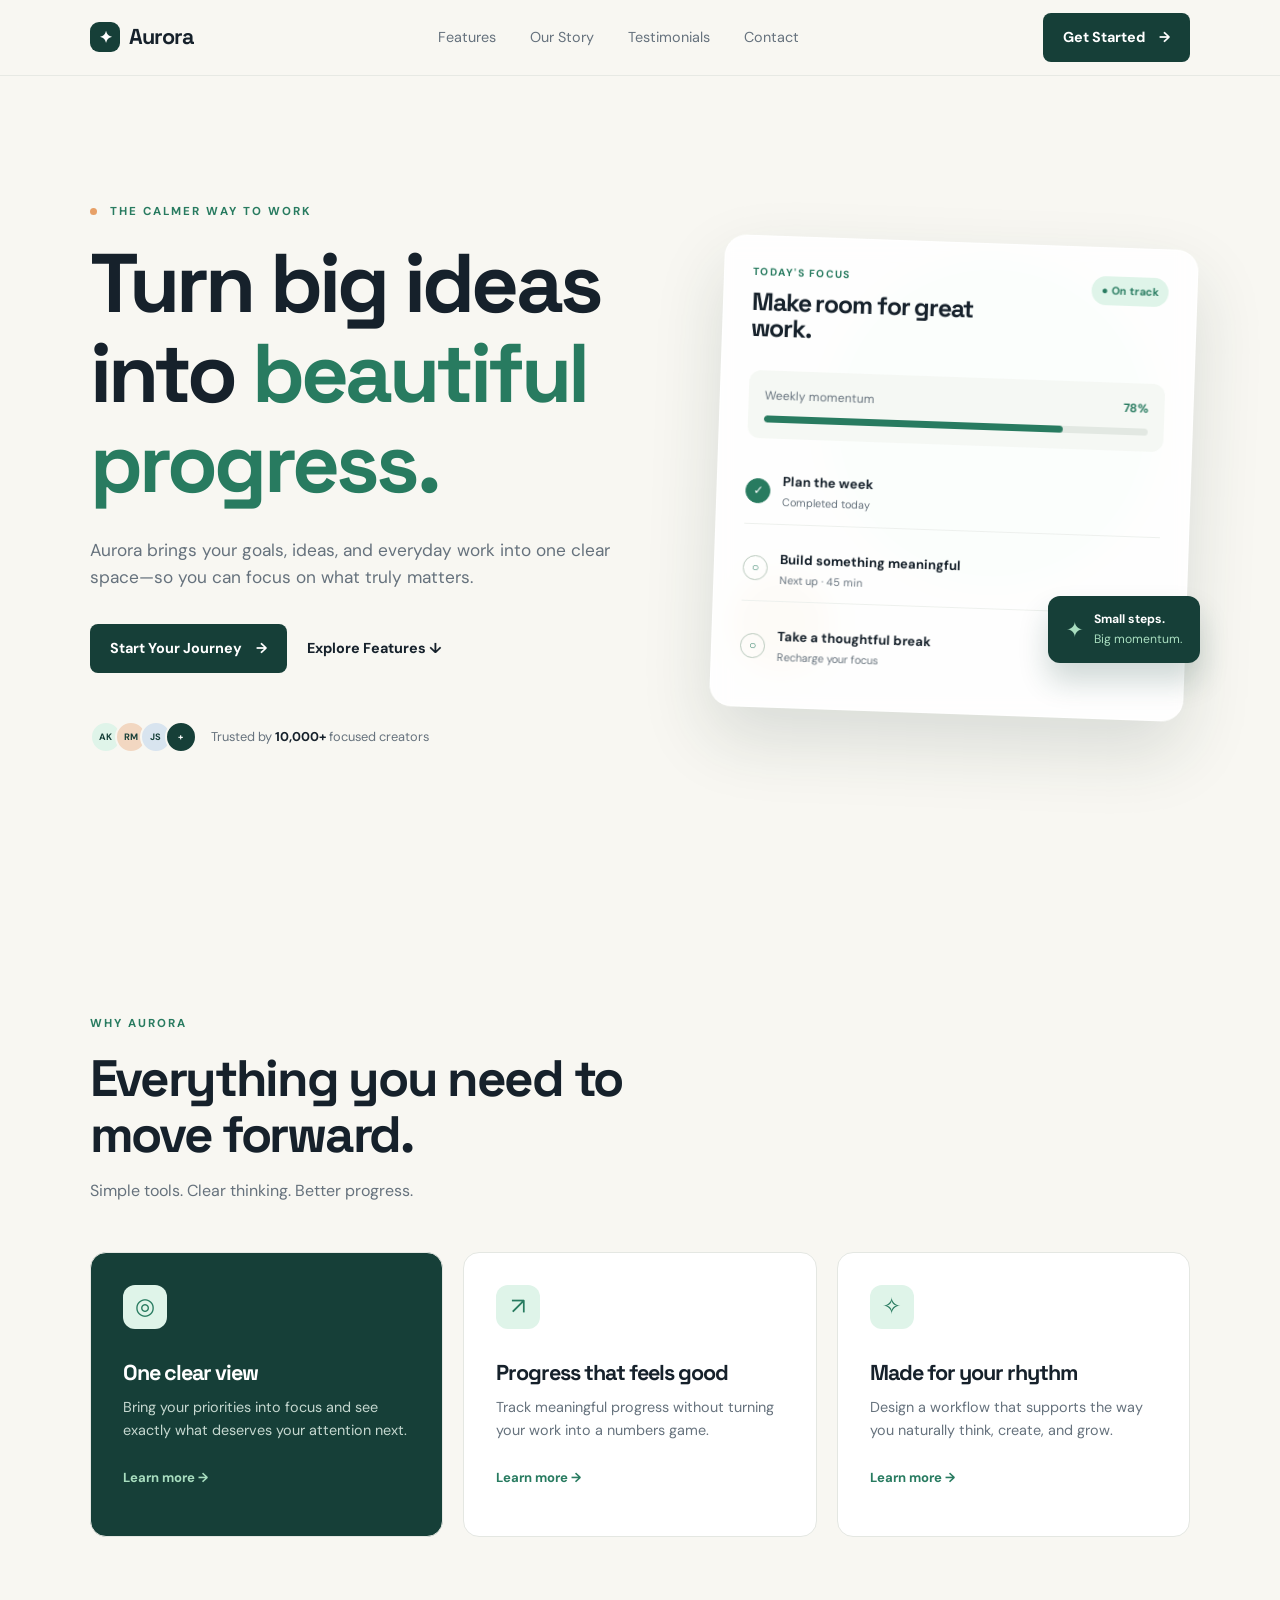
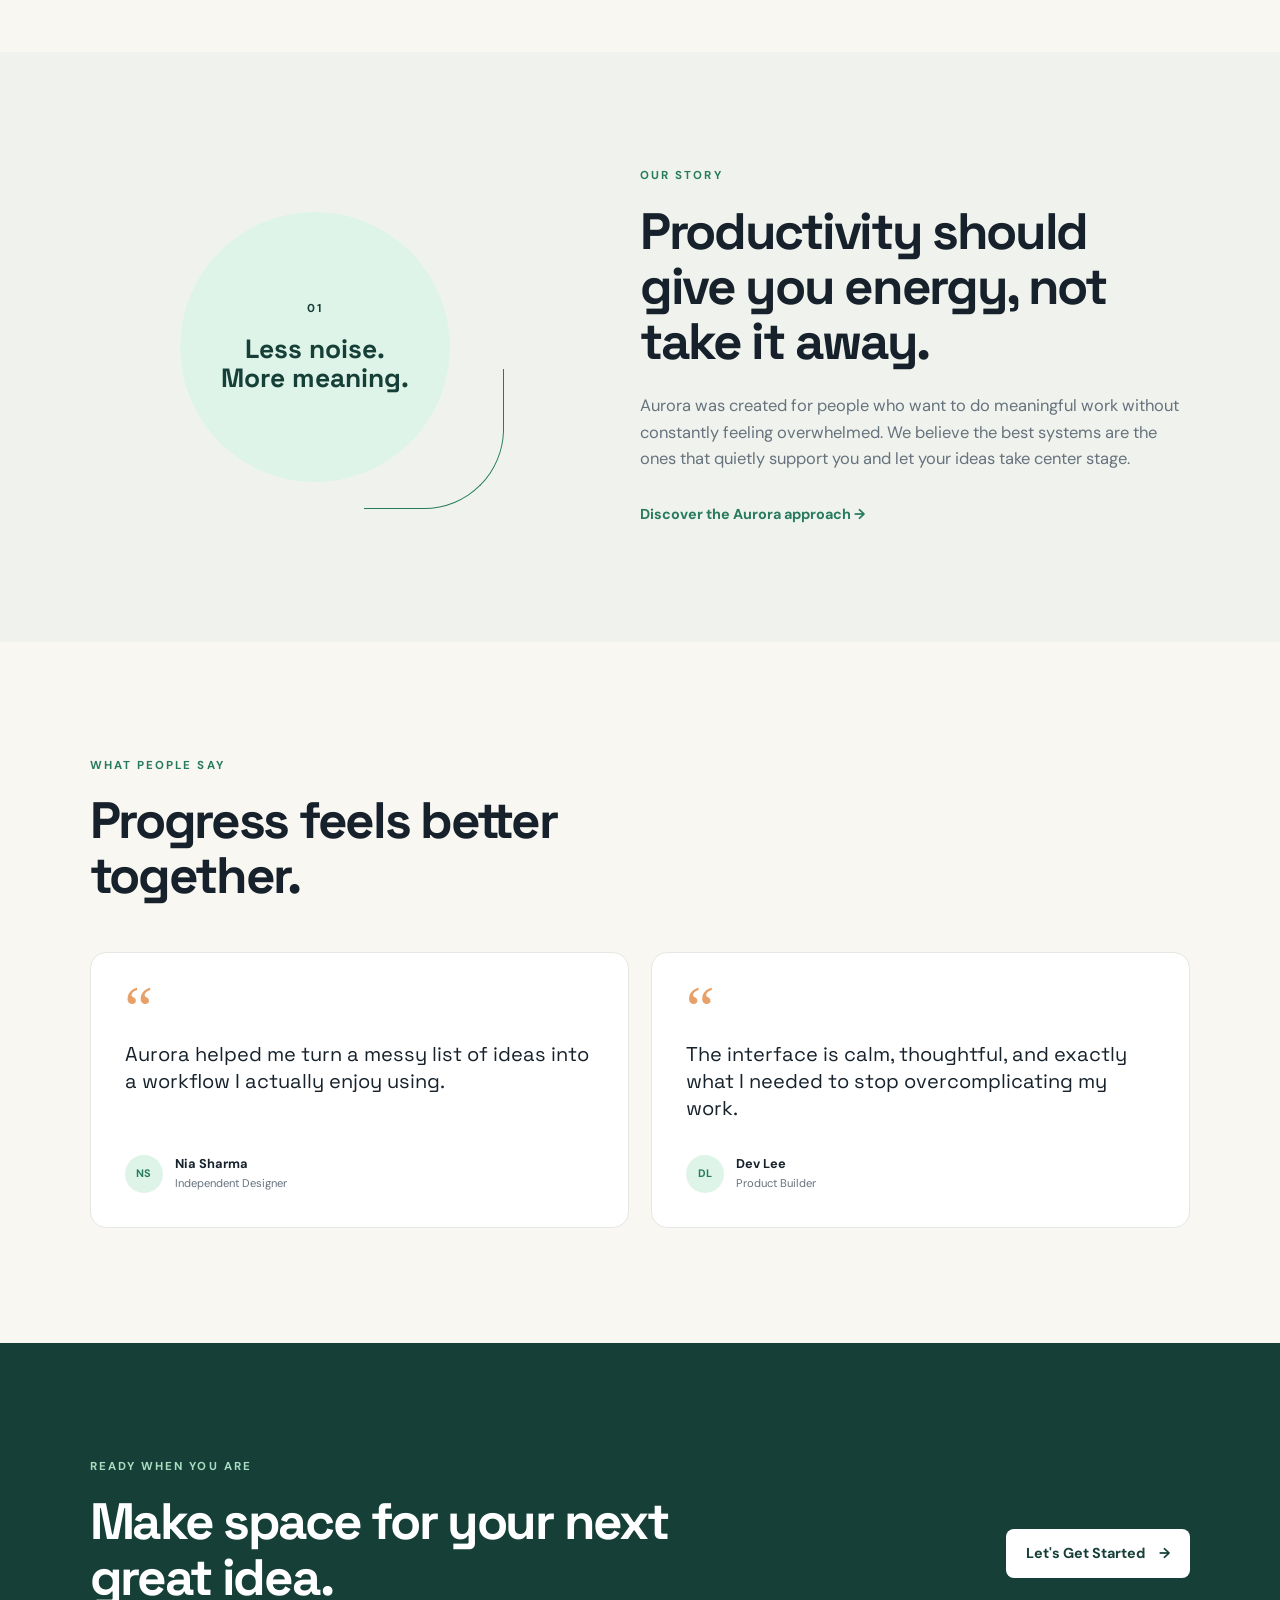
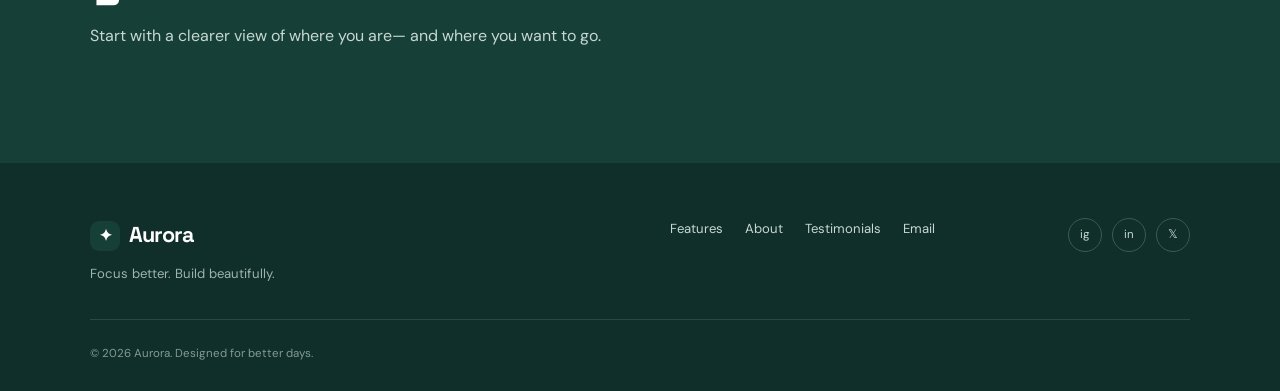
<file: WebDev-L1-Landing Page/index.html>
<!DOCTYPE html>
<html lang="en">
<head>
    <meta charset="UTF-8">
    <meta name="viewport" content="width=device-width, initial-scale=1.0">

    <meta name="description"
        content="Aurora — a clean, modern productivity workspace for focused teams.">

    <title>Aurora | Focus Better. Build Faster.</title>

    <!-- Google Fonts -->
    <link rel="preconnect" href="https://fonts.googleapis.com">
    <link rel="preconnect" href="https://fonts.gstatic.com" crossorigin>

    <link href="https://fonts.googleapis.com/css2?family=DM+Sans:wght@400;500;600;700&family=Space+Grotesk:wght@500;600;700&display=swap"
        rel="stylesheet">

    <!-- CSS File -->
    <link rel="stylesheet" href="style.css">
</head>

<body>


    <header class="navbar">

        <a href="#home" class="logo">
            <span class="logo-mark">✦</span>
            <span>Aurora</span>
        </a>

        <nav class="nav-links">
            <a href="#features">Features</a>
            <a href="#story">Our Story</a>
            <a href="#testimonials">Testimonials</a>
            <a href="#contact">Contact</a>
        </nav>

        <a href="#contact" class="nav-button">
            Get Started <span>→</span>
        </a>

    </header>


   

    <main>

        <section class="hero" id="home">

            <div class="hero-content">

                <p class="eyebrow">
                    <span class="eyebrow-dot"></span>
                    THE CALMER WAY TO WORK
                </p>

                <h1>
                    Turn big ideas into
                    <span>beautiful progress.</span>
                </h1>

                <p class="hero-text">
                    Aurora brings your goals, ideas, and everyday work into one
                    clear space—so you can focus on what truly matters.
                </p>

                <div class="hero-actions">

                    <a href="#contact" class="primary-button">
                        Start Your Journey <span>→</span>
                    </a>

                    <a href="#features" class="secondary-button">
                        Explore Features <span>↓</span>
                    </a>

                </div>


                <div class="trust-row">

                    <div class="avatars">
                        <span>AK</span>
                        <span>RM</span>
                        <span>JS</span>
                        <span>+</span>
                    </div>

                    <p>
                        Trusted by <strong>10,000+</strong>
                        focused creators
                    </p>

                </div>

            </div>


            <div class="hero-visual">

                <div class="orb orb-one"></div>
                <div class="orb orb-two"></div>

                <div class="dashboard-card">

                    <div class="dashboard-top">

                        <div>
                            <p class="mini-label">
                                TODAY'S FOCUS
                            </p>

                            <h3>
                                Make room for great work.
                            </h3>
                        </div>

                        <span class="status-pill">
                            ● On track
                        </span>

                    </div>


                    <div class="progress-box">

                        <div class="progress-header">
                            <span>Weekly momentum</span>
                            <strong>78%</strong>
                        </div>

                        <div class="progress-bar">
                            <span></span>
                        </div>

                    </div>


                    <div class="task-list">

                        <div class="task done">

                            <span class="check">✓</span>

                            <div>
                                <strong>Plan the week</strong>
                                <small>Completed today</small>
                            </div>

                        </div>


                        <div class="task">

                            <span class="check">○</span>

                            <div>
                                <strong>
                                    Build something meaningful
                                </strong>

                                <small>
                                    Next up · 45 min
                                </small>
                            </div>

                        </div>


                        <div class="task">

                            <span class="check">○</span>

                            <div>
                                <strong>
                                    Take a thoughtful break
                                </strong>

                                <small>
                                    Recharge your focus
                                </small>
                            </div>

                        </div>

                    </div>

                </div>


                <div class="floating-note">

                    <span class="sparkle">✦</span>

                    <div>
                        <strong>Small steps.</strong>
                        <br>
                        <span>Big momentum.</span>
                    </div>

                </div>

            </div>

        </section>


        <section class="features section" id="features">

            <div class="section-heading">

                <p class="eyebrow">
                    WHY AURORA
                </p>

                <h2>
                    Everything you need to move forward.
                </h2>

                <p>
                    Simple tools. Clear thinking. Better progress.
                </p>

            </div>


            <div class="feature-grid">


                <article class="feature-card featured">

                    <div class="feature-icon">
                        ◎
                    </div>

                    <h3>
                        One clear view
                    </h3>

                    <p>
                        Bring your priorities into focus and see exactly
                        what deserves your attention next.
                    </p>

                    <a href="#contact">
                        Learn more →
                    </a>

                </article>


                <article class="feature-card">

                    <div class="feature-icon">
                        ↗
                    </div>

                    <h3>
                        Progress that feels good
                    </h3>

                    <p>
                        Track meaningful progress without turning your
                        work into a numbers game.
                    </p>

                    <a href="#contact">
                        Learn more →
                    </a>

                </article>


                <article class="feature-card">

                    <div class="feature-icon">
                        ✧
                    </div>

                    <h3>
                        Made for your rhythm
                    </h3>

                    <p>
                        Design a workflow that supports the way you naturally
                        think, create, and grow.
                    </p>

                    <a href="#contact">
                        Learn more →
                    </a>

                </article>

            </div>

        </section>


        <section class="story section" id="story">

            <div class="story-visual">

                <div class="story-circle">

                    <span>01</span>

                    <strong>
                        Less noise.
                        <br>
                        More meaning.
                    </strong>

                </div>

                <div class="story-line"></div>

            </div>


            <div class="story-content">

                <p class="eyebrow">
                    OUR STORY
                </p>

                <h2>
                    Productivity should give you energy,
                    not take it away.
                </h2>

                <p>
                    Aurora was created for people who want to do meaningful
                    work without constantly feeling overwhelmed.
                    We believe the best systems are the ones that quietly
                    support you and let your ideas take center stage.
                </p>

                <a href="#contact" class="text-link">
                    Discover the Aurora approach
                    <span>→</span>
                </a>

            </div>

        </section>


        <section class="testimonial-section section" id="testimonials">

            <div class="section-heading">

                <p class="eyebrow">
                    WHAT PEOPLE SAY
                </p>

                <h2>
                    Progress feels better together.
                </h2>

            </div>


            <div class="testimonial-grid">


                <blockquote>

                    <div class="quote-mark">
                        “
                    </div>

                    <p>
                        Aurora helped me turn a messy list of ideas
                        into a workflow I actually enjoy using.
                    </p>

                    <footer>

                        <span class="person-avatar">
                            NS
                        </span>

                        <div>
                            <strong>
                                Nia Sharma
                            </strong>

                            <small>
                                Independent Designer
                            </small>
                        </div>

                    </footer>

                </blockquote>


                <blockquote>

                    <div class="quote-mark">
                        “
                    </div>

                    <p>
                        The interface is calm, thoughtful, and exactly
                        what I needed to stop overcomplicating my work.
                    </p>

                    <footer>

                        <span class="person-avatar">
                            DL
                        </span>

                        <div>
                            <strong>
                                Dev Lee
                            </strong>

                            <small>
                                Product Builder
                            </small>
                        </div>

                    </footer>

                </blockquote>

            </div>

        </section>


        <section class="cta-section section" id="contact">

            <div>

                <p class="eyebrow">
                    READY WHEN YOU ARE
                </p>

                <h2>
                    Make space for your next great idea.
                </h2>

                <p>
                    Start with a clearer view of where you are—
                    and where you want to go.
                </p>

            </div>


            <a href="mailto:hello@aurora.example"
                class="primary-button light-button">

                Let's Get Started
                <span>→</span>

            </a>

        </section>

    </main>


    <footer class="footer">

        <div class="footer-brand">

            <a href="#home" class="logo">

                <span class="logo-mark">
                    ✦
                </span>

                <span>
                    Aurora
                </span>

            </a>

            <p>
                Focus better. Build beautifully.
            </p>

        </div>


        <div class="footer-links">

            <a href="#features">
                Features
            </a>

            <a href="#story">
                About
            </a>

            <a href="#testimonials">
                Testimonials
            </a>

            <a href="mailto:hello@aurora.example">
                Email
            </a>

        </div>


        <div class="footer-socials">

            <a href="#">
                ig
            </a>

            <a href="#">
                in
            </a>

            <a href="#">
                𝕏
            </a>

        </div>


        <p class="copyright">
            © 2026 Aurora. Designed for better days.
        </p>

    </footer>

</body>
</html>
</file>
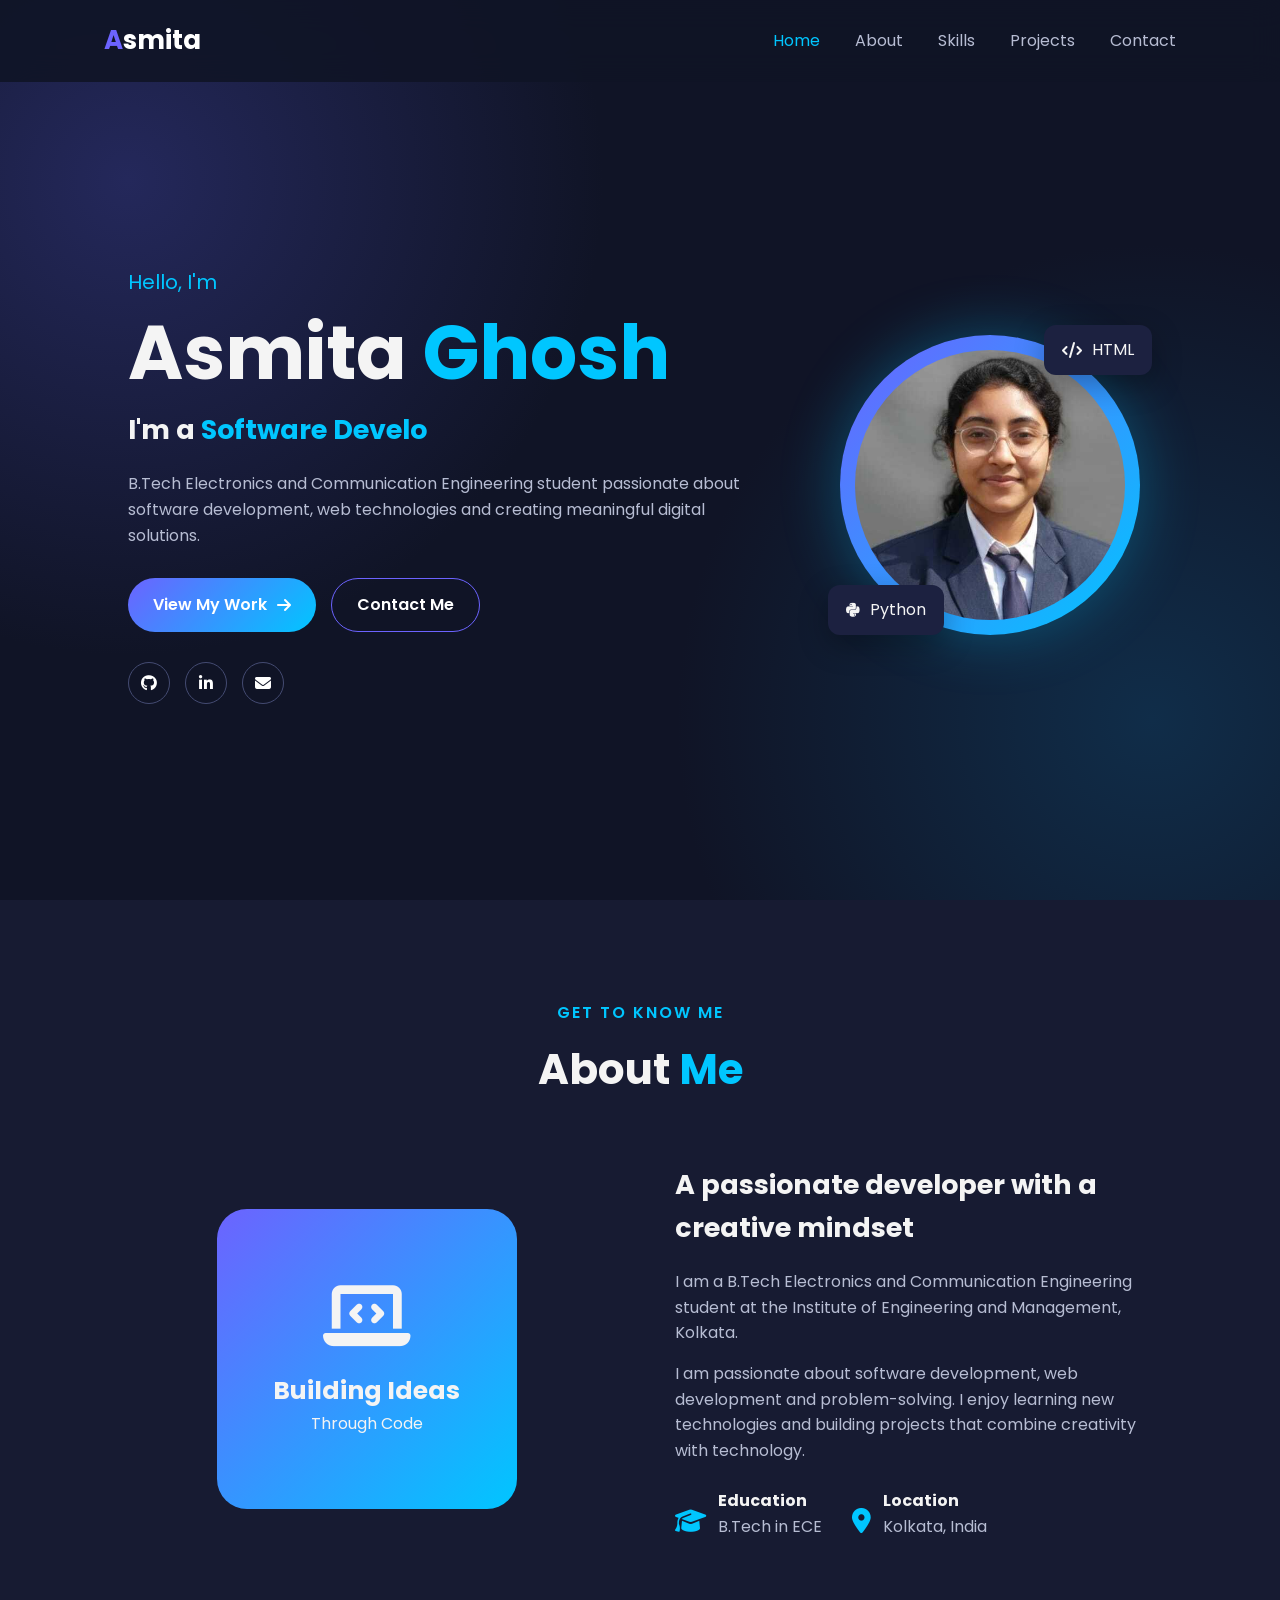
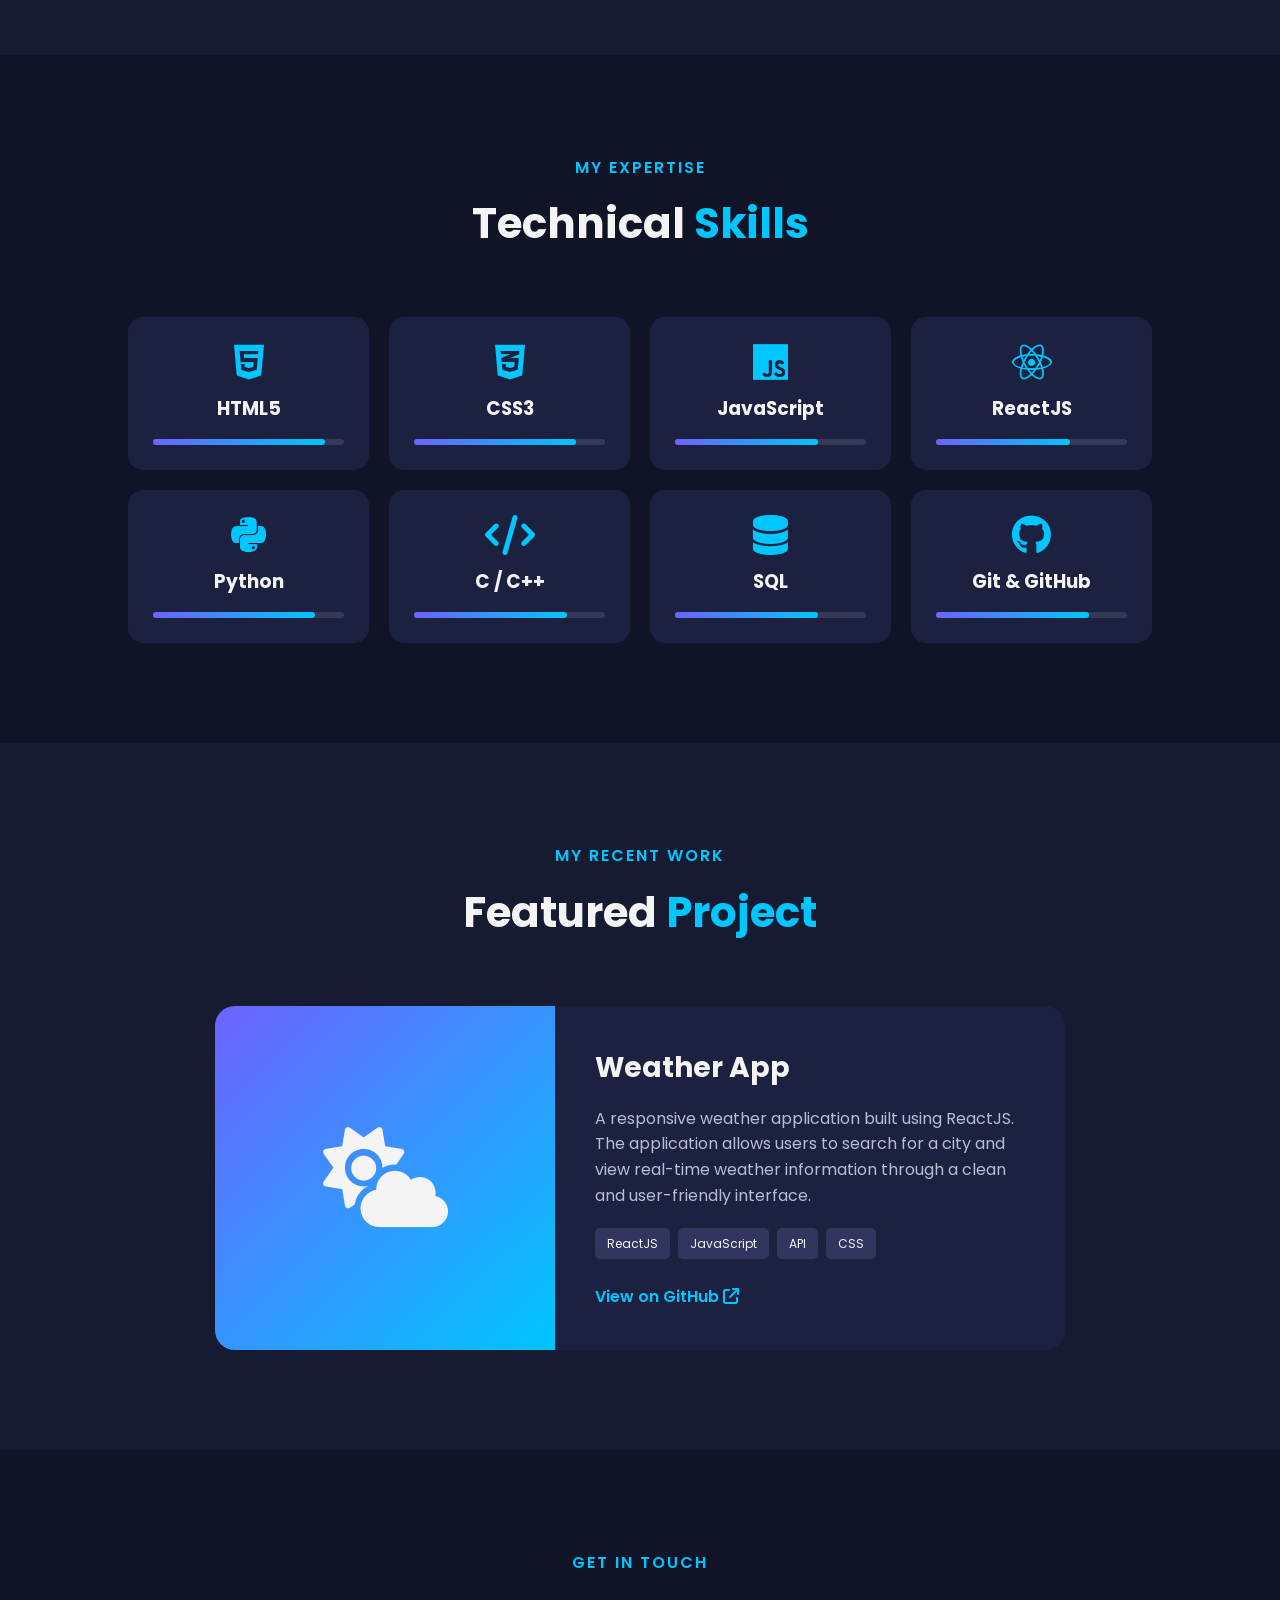
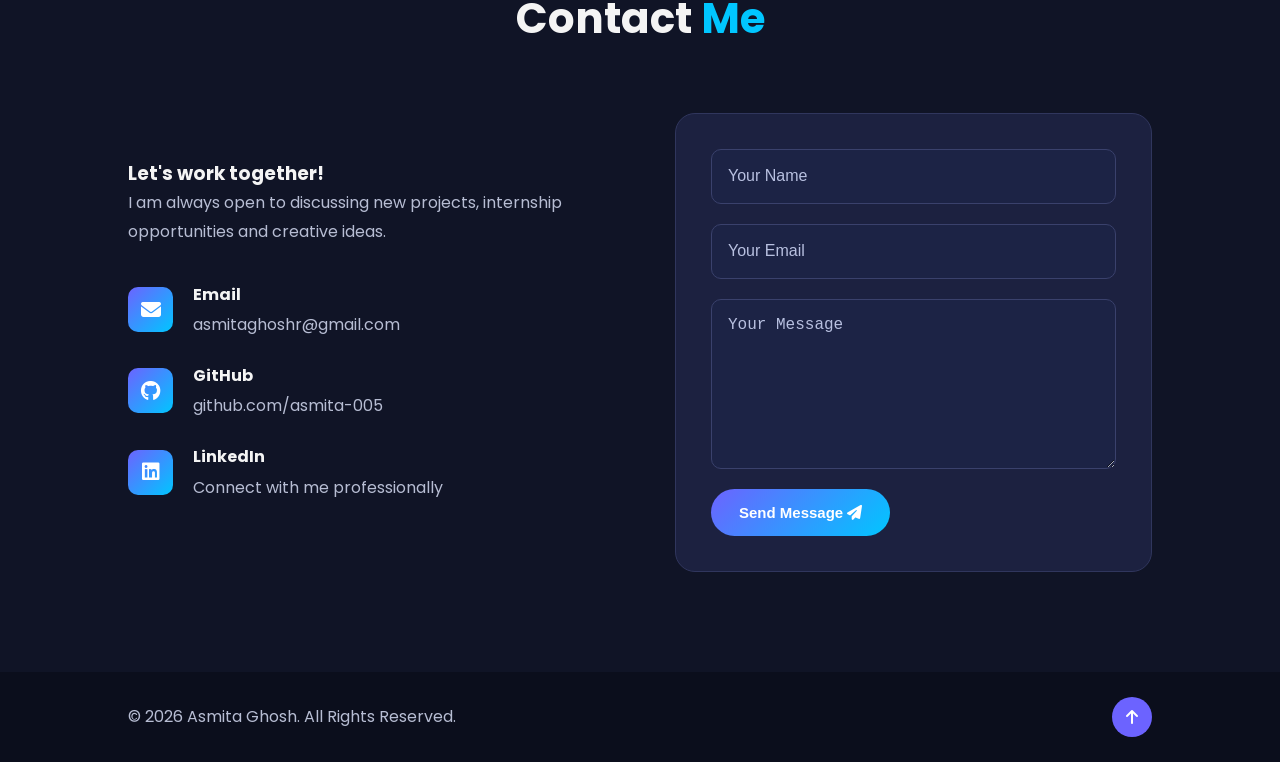
<file: WebDev-L1-Personal Portfolio/index.html>
<!DOCTYPE html>
<html lang="en">

<head>
    <meta charset="UTF-8">
    <meta name="viewport" content="width=device-width, initial-scale=1.0">

    <title>Asmita Ghosh | Software Developer</title>

    <link rel="preconnect" href="https://fonts.googleapis.com">
    <link rel="preconnect" href="https://fonts.gstatic.com" crossorigin>

    <link href="https://fonts.googleapis.com/css2?family=Poppins:wght@300;400;500;600;700;800&display=swap"
        rel="stylesheet">

    <link rel="stylesheet"
        href="https://cdnjs.cloudflare.com/ajax/libs/font-awesome/6.5.1/css/all.min.css">

    <link rel="stylesheet" href="style.css">
</head>

<body>

    <!-- NAVBAR -->

    <header class="header">

        <nav class="navbar">

            <a href="#home" class="logo">
                <span>A</span>smita
            </a>

            <ul class="nav-links" id="navLinks">

                <li><a href="#home" class="nav-link active">Home</a></li>
                <li><a href="#about" class="nav-link">About</a></li>
                <li><a href="#skills" class="nav-link">Skills</a></li>
                <li><a href="#projects" class="nav-link">Projects</a></li>
                <li><a href="#contact" class="nav-link">Contact</a></li>

            </ul>

            <div class="menu-btn" id="menuBtn">
                <i class="fa-solid fa-bars"></i>
            </div>

        </nav>

    </header>


    <!-- HERO SECTION -->

    <section class="hero" id="home">

        <div class="hero-content reveal">

            <p class="welcome-text">
                Hello, I'm
            </p>

            <h1>
                Asmita <span>Ghosh</span>
            </h1>

            <h2>
                I'm a <span id="typing-text"></span>
            </h2>

            <p class="hero-description">

                B.Tech Electronics and Communication Engineering student passionate
                about software development, web technologies and creating meaningful
                digital solutions.

            </p>

            <div class="hero-buttons">

                <a href="#projects" class="btn primary-btn">
                    View My Work
                    <i class="fa-solid fa-arrow-right"></i>
                </a>

                <a href="#contact" class="btn secondary-btn">
                    Contact Me
                </a>

            </div>

            <div class="social-icons">

    <a href="https://github.com/asmita-005" target="_blank">
        <i class="fa-brands fa-github"></i>
    </a>

    <a href="https://www.linkedin.com/in/asmita-ghosh-32030828b" target="_blank">
        <i class="fa-brands fa-linkedin-in"></i>
    </a>

    <a href="mailto:asmitaghoshr@gmail.com">
        <i class="fa-solid fa-envelope"></i>
    </a>

</div>
        </div>


        <div class="hero-image reveal">

            <div class="profile-circle">

                <div class="profile-avatar">
    <img src="images/profile.jpg" alt="Asmita Ghosh">
</div>

            </div>

            <div class="floating-card card-one">
                <i class="fa-solid fa-code"></i>
                HTML
            </div>

            <div class="floating-card card-two">
                <i class="fa-brands fa-python"></i>
                Python
            </div>

        </div>

    </section>


    <!-- ABOUT SECTION -->

    <section class="section about-section" id="about">

        <div class="section-heading reveal">

            <p class="section-subtitle">
                GET TO KNOW ME
            </p>

            <h2>
                About <span>Me</span>
            </h2>

        </div>

        <div class="about-container">

            <div class="about-image reveal">

                <div class="about-box">

                    <i class="fa-solid fa-laptop-code"></i>

                    <h3>
                        Building Ideas
                    </h3>

                    <p>
                        Through Code
                    </p>

                </div>

            </div>


            <div class="about-content reveal">

                <h3>
                    A passionate developer with a creative mindset
                </h3>

                <p>
                    I am a B.Tech Electronics and Communication Engineering student
                    at the Institute of Engineering and Management, Kolkata.
                </p>

                <p>
                    I am passionate about software development, web development and
                    problem-solving. I enjoy learning new technologies and building
                    projects that combine creativity with technology.
                </p>

                <div class="about-details">

                    <div>
                        <i class="fa-solid fa-graduation-cap"></i>

                        <div>
                            <h4>Education</h4>
                            <p>B.Tech in ECE</p>
                        </div>
                    </div>

                    <div>
                        <i class="fa-solid fa-location-dot"></i>

                        <div>
                            <h4>Location</h4>
                            <p>Kolkata, India</p>
                        </div>
                    </div>

                </div>

            </div>

        </div>

    </section>


    <!-- SKILLS SECTION -->

    <section class="section skills-section" id="skills">

        <div class="section-heading reveal">

            <p class="section-subtitle">
                MY EXPERTISE
            </p>

            <h2>
                Technical <span>Skills</span>
            </h2>

        </div>


        <div class="skills-grid reveal">

            <div class="skill-card">
                <i class="fa-brands fa-html5"></i>
                <h3>HTML5</h3>

                <div class="skill-bar">
                    <span style="width: 90%;"></span>
                </div>
            </div>


            <div class="skill-card">
                <i class="fa-brands fa-css3-alt"></i>
                <h3>CSS3</h3>

                <div class="skill-bar">
                    <span style="width: 85%;"></span>
                </div>
            </div>


            <div class="skill-card">
                <i class="fa-brands fa-js"></i>
                <h3>JavaScript</h3>

                <div class="skill-bar">
                    <span style="width: 75%;"></span>
                </div>
            </div>


            <div class="skill-card">
                <i class="fa-brands fa-react"></i>
                <h3>ReactJS</h3>

                <div class="skill-bar">
                    <span style="width: 70%;"></span>
                </div>
            </div>


            <div class="skill-card">
                <i class="fa-brands fa-python"></i>
                <h3>Python</h3>

                <div class="skill-bar">
                    <span style="width: 85%;"></span>
                </div>
            </div>


            <div class="skill-card">
                <i class="fa-solid fa-code"></i>
                <h3>C / C++</h3>

                <div class="skill-bar">
                    <span style="width: 80%;"></span>
                </div>
            </div>


            <div class="skill-card">
                <i class="fa-solid fa-database"></i>
                <h3>SQL</h3>

                <div class="skill-bar">
                    <span style="width: 75%;"></span>
                </div>
            </div>


            <div class="skill-card">
                <i class="fa-brands fa-github"></i>
                <h3>Git & GitHub</h3>

                <div class="skill-bar">
                    <span style="width: 80%;"></span>
                </div>
            </div>

        </div>

    </section>


    <!-- PROJECTS SECTION -->

    <section class="section projects-section" id="projects">

        <div class="section-heading reveal">

            <p class="section-subtitle">
                MY RECENT WORK
            </p>

            <h2>
                Featured <span>Project</span>
            </h2>

        </div>


        <!-- ONLY WEATHER PROJECT -->

        <div class="single-project reveal">

            <div class="project-image">

                <i class="fa-solid fa-cloud-sun"></i>

            </div>

            <div class="project-content">

                <h3>
                    Weather App
                </h3>

                <p>

                    A responsive weather application built using ReactJS.
                    The application allows users to search for a city and
                    view real-time weather information through a clean and
                    user-friendly interface.

                </p>

                <div class="project-tags">

                    <span>ReactJS</span>
                    <span>JavaScript</span>
                    <span>API</span>
                    <span>CSS</span>

                </div>

                <a href="https://github.com/asmita-005/Weather-Website"
                    class="project-link"
                    target="_blank">

                    View on GitHub

                <i class="fa-solid fa-arrow-up-right-from-square"></i>

                </a>

            </div>

        </div>

    </section>
<section class="section contact-section" id="contact">

    <div class="section-heading">
        <p class="section-subtitle">GET IN TOUCH</p>
        <h2>Contact <span>Me</span></h2>
    </div>

    <div class="contact-wrapper">

        <!-- LEFT SIDE: CONTACT INFORMATION -->
        <div class="contact-info">

            <h3>Let's work together!</h3>

            <p>
                I am always open to discussing new projects, internship
                opportunities and creative ideas.
            </p>

            <div class="contact-item">
                <i class="fa-solid fa-envelope"></i>

                <div>
                    <h4>Email</h4>
                    <a href="mailto:your-email@gmail.com">
                        asmitaghoshr@gmail.com
                    </a>
                </div>
            </div>

            <div class="contact-item">
                <i class="fa-brands fa-github"></i>

                <div>
                    <h4>GitHub</h4>
                    <a href="https://github.com/asmita-005" target="_blank">
                        github.com/asmita-005
                    </a>
                </div>
            </div>

            <div class="contact-item">
                <i class="fa-brands fa-linkedin"></i>

                <div>
                    <h4>LinkedIn</h4>
                    <a href="https://www.linkedin.com/in/asmita-ghosh-32030828b" target="_blank">
                        Connect with me professionally
                    </a>
                </div>
            </div>

        </div>


        <!-- RIGHT SIDE: MESSAGE FORM -->
        <div class="contact-form-box">

            <form class="contact-form" id="contactForm">

                <input
                    type="text"
                    name="name"
                    placeholder="Your Name"
                    required
                >

                <input
                    type="email"
                    name="email"
                    placeholder="Your Email"
                    required
                >

                <textarea
                    name="message"
                    placeholder="Your Message"
                    required
                ></textarea>

                <button type="submit">
                    Send Message
                    <i class="fa-solid fa-paper-plane"></i>
                </button>

            </form>

        </div>

    </div>

</section>
<footer class="footer">

        <p>
            © 2026 Asmita Ghosh. All Rights Reserved.
        </p>

        <a href="#home">
            <i class="fa-solid fa-arrow-up"></i>
        </a>

    </footer>


    <script src="script.js"></script>

</body>

</html>
</file>
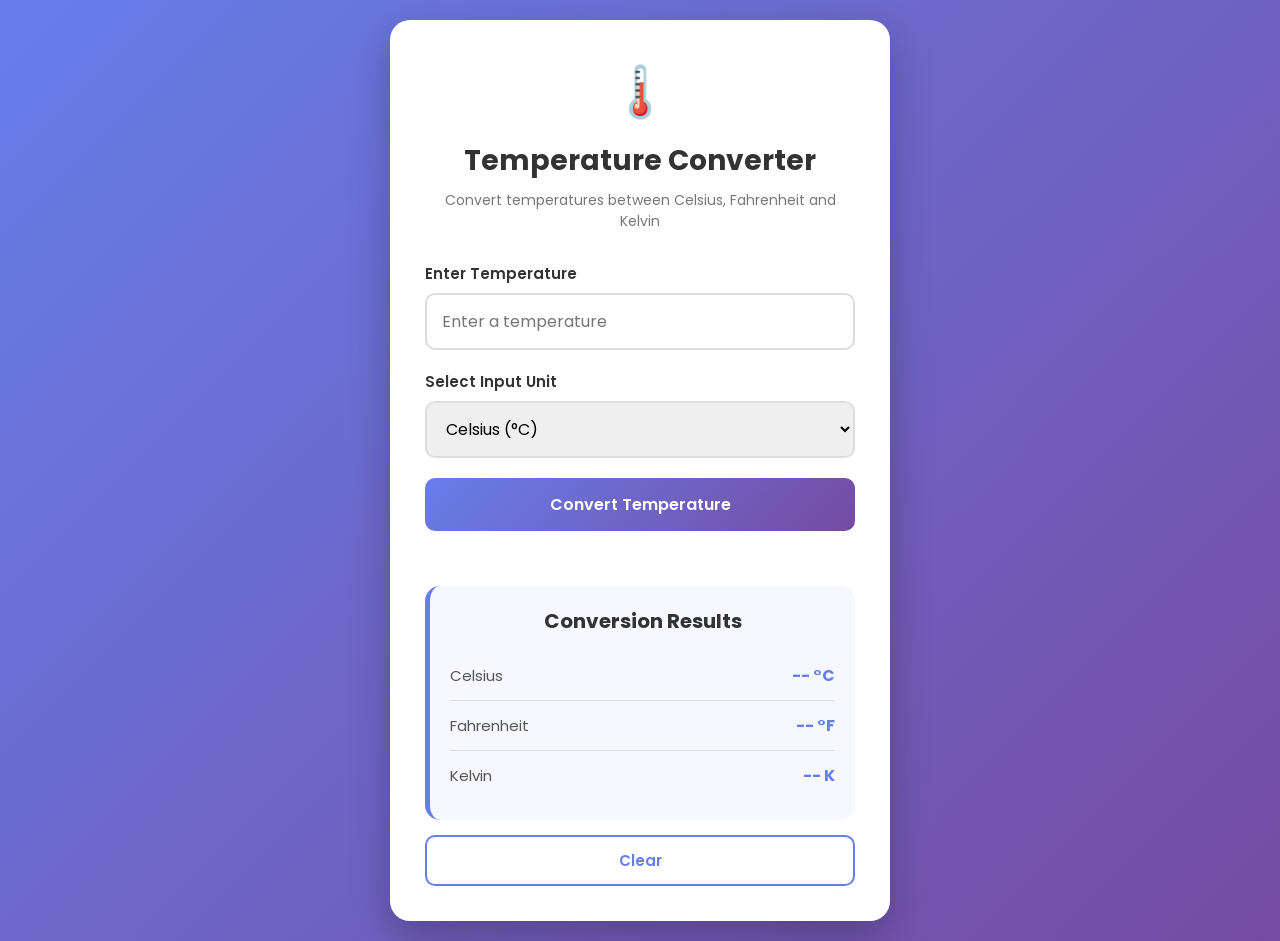
<file: WebDev-L1-Tempareture Converter/index.html>
<!DOCTYPE html>
<html lang="en">
<head>
    <meta charset="UTF-8">
    <meta name="viewport" content="width=device-width, initial-scale=1.0">

    <title>Temperature Converter</title>

    <!-- Google Font -->
    <link rel="preconnect" href="https://fonts.googleapis.com">
    <link rel="preconnect" href="https://fonts.gstatic.com" crossorigin>
    <link href="https://fonts.googleapis.com/css2?family=Poppins:wght@400;500;600;700&display=swap" rel="stylesheet">

    <!-- CSS File -->
    <link rel="stylesheet" href="style.css">
</head>

<body>

    <main class="container">

        <section class="converter-card">

            <div class="header">
                <div class="temperature-icon">🌡️</div>
                <h1>Temperature Converter</h1>
                <p>Convert temperatures between Celsius, Fahrenheit and Kelvin</p>
            </div>

            <!-- Input Section -->
            <div class="input-group">

                <label for="temperature">
                    Enter Temperature
                </label>

                <input 
                    type="number"
                    id="temperature"
                    placeholder="Enter a temperature"
                    step="any"
                >

            </div>

            <!-- Unit Selection -->
            <div class="input-group">

                <label for="inputUnit">
                    Select Input Unit
                </label>

                <select id="inputUnit">
                    <option value="celsius">Celsius (°C)</option>
                    <option value="fahrenheit">Fahrenheit (°F)</option>
                    <option value="kelvin">Kelvin (K)</option>
                </select>

            </div>

            <!-- Convert Button -->
            <button id="convertBtn">
                Convert Temperature
            </button>

            <!-- Error Message -->
            <p id="errorMessage" class="error-message"></p>

            <!-- Results -->
            <div id="resultBox" class="result-box">

                <h2>Conversion Results</h2>

                <div class="result-item">
                    <span>Celsius</span>
                    <strong id="celsiusResult">-- °C</strong>
                </div>

                <div class="result-item">
                    <span>Fahrenheit</span>
                    <strong id="fahrenheitResult">-- °F</strong>
                </div>

                <div class="result-item">
                    <span>Kelvin</span>
                    <strong id="kelvinResult">-- K</strong>
                </div>

            </div>

            <button id="clearBtn" class="clear-btn">
                Clear
            </button>

        </section>

    </main>

    <!-- JavaScript File -->
    <script src="script.js"></script>

</body>
</html>
</file>
<file: WebDev-L1-Landing Page/style.css>
* {
    margin: 0;
    padding: 0;
    box-sizing: border-box;
}


:root {

    --ink: #16212b;

    --muted: #66727d;

    --cream: #f8f7f2;

    --white: #ffffff;

    --mint: #dff4e9;

    --green: #287b60;

    --deep-green: #163f38;

    --line: #e4e7e2;

    --orange: #e7a067;

}


html {
    scroll-behavior: smooth;
}


body {

    font-family: "DM Sans", sans-serif;

    background: var(--cream);

    color: var(--ink);

    line-height: 1.6;

    overflow-x: hidden;

}


a {

    color: inherit;

    text-decoration: none;

}




.navbar {

    position: sticky;

    top: 0;

    z-index: 100;

    min-height: 76px;

    padding: 0 7%;

    display: flex;

    align-items: center;

    justify-content: space-between;

    gap: 30px;

    background: rgba(248, 247, 242, 0.92);

    border-bottom: 1px solid rgba(228, 231, 226, 0.8);

    backdrop-filter: blur(14px);

}


.logo {

    display: inline-flex;

    align-items: center;

    gap: 9px;

    font-family: "Space Grotesk", sans-serif;

    font-size: 1.35rem;

    font-weight: 700;

    letter-spacing: -0.04em;

}


.logo-mark {

    width: 30px;

    height: 30px;

    display: grid;

    place-items: center;

    border-radius: 9px;

    color: var(--white);

    background: var(--deep-green);

    font-size: 1rem;

}


.nav-links {

    display: flex;

    align-items: center;

    gap: 34px;

    font-size: 0.9rem;

    color: var(--muted);

}


.nav-links a,
.footer-links a {

    transition: color 0.25s ease;

}


.nav-links a:hover,
.footer-links a:hover,
.text-link:hover {

    color: var(--green);

}


.nav-button,
.primary-button {

    display: inline-flex;

    align-items: center;

    justify-content: center;

    gap: 14px;

    padding: 13px 20px;

    border-radius: 8px;

    background: var(--deep-green);

    color: var(--white);

    font-size: 0.9rem;

    font-weight: 700;

    transition: transform 0.25s ease,
                box-shadow 0.25s ease;

}


.nav-button:hover,
.primary-button:hover {

    transform: translateY(-2px);

    box-shadow: 0 10px 22px rgba(22, 63, 56, 0.18);

}



.hero {

    min-height: calc(100vh - 76px);

    padding: 90px 7% 110px;

    display: grid;

    grid-template-columns:
        minmax(0, 1fr)
        minmax(360px, 0.85fr);

    align-items: center;

    gap: 70px;

    position: relative;

}


.hero-content {

    max-width: 650px;

}


.eyebrow {

    margin-bottom: 18px;

    color: var(--green);

    font-size: 0.72rem;

    font-weight: 700;

    letter-spacing: 0.18em;

}


.eyebrow-dot {

    width: 7px;

    height: 7px;

    display: inline-block;

    margin-right: 8px;

    border-radius: 50%;

    background: var(--orange);

}


h1,
h2,
h3 {

    font-family: "Space Grotesk", sans-serif;

    line-height: 1.08;

    letter-spacing: -0.045em;

}


h1 {

    max-width: 700px;

    font-size: clamp(3.4rem, 6.5vw, 6.5rem);

}


h1 span {

    color: var(--green);

}


.hero-text {

    max-width: 530px;

    margin: 28px 0 32px;

    color: var(--muted);

    font-size: 1.08rem;

}


.hero-actions {

    display: flex;

    flex-wrap: wrap;

    align-items: center;

    gap: 16px;

}


.secondary-button {

    padding: 12px 4px;

    color: var(--ink);

    font-size: 0.9rem;

    font-weight: 700;

}


.trust-row {

    display: flex;

    align-items: center;

    gap: 14px;

    margin-top: 48px;

    color: var(--muted);

    font-size: 0.8rem;

}


.trust-row strong {

    color: var(--ink);

}


.avatars {

    display: flex;

}


.avatars span {

    width: 32px;

    height: 32px;

    display: grid;

    place-items: center;

    margin-left: -7px;

    border: 2px solid var(--cream);

    border-radius: 50%;

    background: var(--mint);

    color: var(--deep-green);

    font-size: 0.58rem;

    font-weight: 700;

}


.avatars span:first-child {

    margin-left: 0;

}


.avatars span:nth-child(2) {

    background: #f2d7c1;

}


.avatars span:nth-child(3) {

    background: #d8e4ef;

}


.avatars span:last-child {

    background: var(--deep-green);

    color: white;

}



.hero-visual {

    min-height: 500px;

    position: relative;

    display: grid;

    place-items: center;

}


.orb {

    position: absolute;

    border-radius: 50%;

    filter: blur(1px);

}


.orb-one {

    width: 330px;

    height: 330px;

    right: 7%;

    top: 6%;

    background: var(--mint);

}


.orb-two {

    width: 100px;

    height: 100px;

    left: 3%;

    bottom: 11%;

    background: #f0dfc7;

}


.dashboard-card {

    position: relative;

    z-index: 2;

    width: min(100%, 480px);

    padding: 28px;

    border: 1px solid rgba(255, 255, 255, 0.9);

    border-radius: 22px;

    background: rgba(255, 255, 255, 0.86);

    box-shadow: 0 30px 70px rgba(29, 59, 52, 0.14);

    backdrop-filter: blur(12px);

    transform: rotate(2deg);

}


.dashboard-top {

    display: flex;

    align-items: flex-start;

    justify-content: space-between;

    gap: 20px;

}


.mini-label {

    margin-bottom: 8px;

    color: var(--green);

    font-size: 0.65rem;

    font-weight: 700;

    letter-spacing: 0.14em;

}


.dashboard-top h3 {

    max-width: 245px;

    font-size: 1.55rem;

}


.status-pill {

    padding: 6px 10px;

    border-radius: 30px;

    background: var(--mint);

    color: var(--green);

    font-size: 0.68rem;

    font-weight: 700;

    white-space: nowrap;

}



.progress-box {

    margin: 28px 0 20px;

    padding: 16px;

    border-radius: 12px;

    background: #f5f8f4;

}


.progress-header {

    display: flex;

    justify-content: space-between;

    margin-bottom: 10px;

    color: var(--muted);

    font-size: 0.75rem;

}


.progress-header strong {

    color: var(--green);

}


.progress-bar {

    height: 7px;

    overflow: hidden;

    border-radius: 10px;

    background: #e2e8e2;

}


.progress-bar span {

    display: block;

    width: 78%;

    height: 100%;

    border-radius: inherit;

    background: var(--green);

}



.task-list {

    display: grid;

    gap: 12px;

}


.task {

    display: flex;

    align-items: center;

    gap: 12px;

    padding: 12px 0;

    border-bottom: 1px solid #edf0ed;

}


.task:last-child {

    border-bottom: 0;

}


.check {

    width: 25px;

    height: 25px;

    display: grid;

    place-items: center;

    border: 1px solid #b9c9bd;

    border-radius: 50%;

    color: var(--green);

    font-size: 0.75rem;

}


.task.done .check {

    border-color: var(--green);

    background: var(--green);

    color: white;

}


.task strong,
.task small {

    display: block;

}


.task strong {

    font-size: 0.82rem;

}


.task small {

    margin-top: 2px;

    color: var(--muted);

    font-size: 0.68rem;

}



.floating-note {

    position: absolute;

    z-index: 3;

    right: -2%;

    bottom: 13%;

    display: flex;

    align-items: center;

    gap: 10px;

    padding: 14px 18px;

    border-radius: 12px;

    background: var(--deep-green);

    color: white;

    box-shadow: 0 18px 30px rgba(22, 63, 56, 0.2);

    font-size: 0.76rem;

}


.floating-note span {

    color: #a8ddbf;

}


.sparkle {

    font-size: 1.3rem;

}



.section {

    padding: 115px 7%;

}


.section-heading {

    max-width: 650px;

    margin-bottom: 48px;

}


.section-heading h2,
.story-content h2,
.cta-section h2 {

    font-size: clamp(2.3rem, 4vw, 4rem);

}


.section-heading > p:last-child {

    margin-top: 16px;

    color: var(--muted);

}



.feature-grid {

    display: grid;

    grid-template-columns: repeat(3, 1fr);

    gap: 20px;

}


.feature-card {

    min-height: 285px;

    padding: 32px;

    border: 1px solid var(--line);

    border-radius: 16px;

    background: var(--white);

    transition: transform 0.25s ease,
                box-shadow 0.25s ease;

}


.feature-card:hover {

    transform: translateY(-6px);

    box-shadow: 0 18px 35px rgba(29, 59, 52, 0.08);

}


.feature-card.featured {

    background: var(--deep-green);

    color: var(--white);

}


.feature-icon {

    width: 44px;

    height: 44px;

    display: grid;

    place-items: center;

    margin-bottom: 32px;

    border-radius: 12px;

    background: var(--mint);

    color: var(--green);

    font-size: 1.45rem;

}


.feature-card h3 {

    margin-bottom: 12px;

    font-size: 1.35rem;

}


.feature-card p {

    margin-bottom: 22px;

    color: var(--muted);

    font-size: 0.9rem;

}


.featured p {

    color: #c6d8d0;

}


.feature-card a {

    color: var(--green);

    font-size: 0.82rem;

    font-weight: 700;

}


.featured a {

    color: #a8ddbf;

}



.story {

    display: grid;

    grid-template-columns: 0.9fr 1.1fr;

    align-items: center;

    gap: 100px;

    background: #f0f3ed;

}


.story-visual {

    min-height: 360px;

    position: relative;

    display: grid;

    place-items: center;

}


.story-circle {

    width: 270px;

    height: 270px;

    display: flex;

    flex-direction: column;

    align-items: center;

    justify-content: center;

    gap: 16px;

    border-radius: 50%;

    background: var(--mint);

    color: var(--deep-green);

    text-align: center;

}


.story-circle span {

    font-size: 0.72rem;

    font-weight: 700;

    letter-spacing: 0.16em;

}


.story-circle strong {

    font-family: "Space Grotesk", sans-serif;

    font-size: 1.65rem;

    line-height: 1.1;

}


.story-line {

    position: absolute;

    width: 140px;

    height: 140px;

    right: 8%;

    bottom: 5%;

    border-right: 1px solid var(--green);

    border-bottom: 1px solid var(--green);

    border-radius: 0 0 80px 0;

}


.story-content {

    max-width: 650px;

}


.story-content > p:not(.eyebrow) {

    margin: 24px 0 28px;

    color: var(--muted);

    font-size: 1.03rem;

}


.text-link {

    color: var(--green);

    font-weight: 700;

    font-size: 0.9rem;

}



.testimonial-section {

    background: var(--cream);

}


.testimonial-grid {

    display: grid;

    grid-template-columns: repeat(2, 1fr);

    gap: 22px;

}


blockquote {

    padding: 34px;

    border: 1px solid var(--line);

    border-radius: 16px;

    background: var(--white);

}


.quote-mark {

    margin-bottom: 10px;

    color: var(--orange);

    font-family: Georgia, serif;

    font-size: 4rem;

    line-height: 0.7;

}


blockquote > p {

    min-height: 85px;

    font-family: "Space Grotesk", sans-serif;

    font-size: 1.25rem;

    line-height: 1.35;

}


blockquote footer {

    display: flex;

    align-items: center;

    gap: 12px;

    margin-top: 28px;

}


.person-avatar {

    width: 38px;

    height: 38px;

    display: grid;

    place-items: center;

    border-radius: 50%;

    background: var(--mint);

    color: var(--green);

    font-size: 0.68rem;

    font-weight: 700;

}


blockquote footer strong,
blockquote footer small {

    display: block;

}


blockquote footer strong {

    font-size: 0.8rem;

}


blockquote footer small {

    color: var(--muted);

    font-size: 0.7rem;

}



.cta-section {

    display: flex;

    align-items: center;

    justify-content: space-between;

    gap: 40px;

    background: var(--deep-green);

    color: white;

}


.cta-section .eyebrow {

    color: #a8ddbf;

}


.cta-section > div {

    max-width: 700px;

}


.cta-section p:last-child {

    margin-top: 18px;

    color: #c6d8d0;

}


.light-button {

    flex-shrink: 0;

    background: var(--white);

    color: var(--deep-green);

}



.footer {

    padding: 55px 7% 28px;

    display: grid;

    grid-template-columns: 1.5fr 1fr auto;

    gap: 35px;

    background: #102f2a;

    color: white;

}


.footer-brand p {

    margin-top: 10px;

    color: #9fb4ab;

    font-size: 0.82rem;

}


.footer-links {

    display: flex;

    flex-wrap: wrap;

    align-content: flex-start;

    gap: 14px 22px;

    color: #c6d8d0;

    font-size: 0.82rem;

}


.footer-socials {

    display: flex;

    gap: 10px;

}


.footer-socials a {

    width: 34px;

    height: 34px;

    display: grid;

    place-items: center;

    border: 1px solid #3b5a53;

    border-radius: 50%;

    color: #c6d8d0;

    font-size: 0.72rem;

}


.copyright {

    grid-column: 1 / -1;

    padding-top: 25px;

    border-top: 1px solid #294840;

    color: #829b91;

    font-size: 0.72rem;

}



@media (max-width: 900px) {

    .navbar {

        padding: 0 5%;

    }


    .nav-links {

        gap: 16px;

    }


    .hero {

        padding: 75px 5% 90px;

        grid-template-columns: 1fr;

    }


    .hero-visual {

        min-height: 430px;

    }


    .section {

        padding: 85px 5%;

    }


    .feature-grid {

        grid-template-columns: 1fr;

    }


    .story {

        grid-template-columns: 1fr;

        gap: 45px;

    }


    .story-visual {

        min-height: 290px;

    }


    .cta-section {

        flex-direction: column;

        align-items: flex-start;

    }


    .footer {

        padding: 45px 5% 25px;

    }

}




@media (max-width: 650px) {

    .navbar {

        min-height: 68px;

    }


    .nav-links {

        display: none;

    }


    .nav-button {

        padding: 10px 13px;

        font-size: 0.75rem;

    }


    h1 {

        font-size: clamp(2.8rem, 14vw, 4.4rem);

    }


    .hero {

        min-height: auto;

        padding-top: 60px;

    }


    .hero-text {

        font-size: 0.98rem;

    }


    .trust-row {

        align-items: flex-start;

        flex-direction: column;

        gap: 10px;

    }


    .hero-visual {

        min-height: 390px;

    }


    .dashboard-card {

        padding: 20px;

    }


    .dashboard-top {

        flex-direction: column;

    }


    .floating-note {

        right: 0;

        bottom: 3%;

    }


    .testimonial-grid {

        grid-template-columns: 1fr;

    }


    blockquote > p {

        min-height: auto;

    }


    .footer {

        grid-template-columns: 1fr;

    }


    .copyright {

        grid-column: auto;

    }

}
</file>
<file: WebDev-L1-Personal Portfolio/style.css>
* {
    margin: 0;
    padding: 0;
    box-sizing: border-box;
    scroll-behavior: smooth;
}


/* VARIABLES */

:root {

    --primary: #6c63ff;
    --secondary: #00c6ff;
    --dark: #101426;
    --dark-light: #171b32;
    --text: #f4f4f4;
    --text-light: #b7bdd3;
    --card: #1c2140;

}


/* BODY */

body {

    font-family: 'Poppins', sans-serif;
    background: var(--dark);
    color: var(--text);
    line-height: 1.6;
    

}




/* HEADER */

.header {

    position: fixed;
    top: 0;
    left: 0;
    width: 100%;
    z-index: 1000;
    background: rgba(16, 20, 38, 0.9);
    backdrop-filter: blur(15px);

}


.navbar {

    max-width: 1200px;
    margin: auto;
    padding: 20px 5%;
    display: flex;
    justify-content: space-between;
    align-items: center;

}


.logo {

    text-decoration: none;
    color: white;
    font-size: 26px;
    font-weight: 700;

}


.logo span {

    color: var(--primary);

}


.nav-links {

    display: flex;
    list-style: none;
    gap: 35px;

}


.nav-links a {

    color: var(--text-light);
    text-decoration: none;
    transition: 0.3s;

}


.nav-links a:hover,
.nav-links a.active {

    color: var(--secondary);

}


.menu-btn {

    display: none;
    font-size: 25px;
    cursor: pointer;

}


/* HERO */

.hero {

    min-height: 100vh;
    padding: 150px 10% 80px;
    display: flex;
    align-items: center;
    justify-content: space-between;
    gap: 50px;

    background:
        radial-gradient(circle at 10% 20%, #24285b, transparent 35%),
        radial-gradient(circle at 90% 80%, #102d49, transparent 35%);

}


.hero-content {

    max-width: 650px;

}


.welcome-text {

    color: var(--secondary);
    font-size: 20px;

}


.hero h1 {

    font-size: clamp(45px, 7vw, 75px);
    line-height: 1.2;
    margin: 10px 0;

}


.hero h1 span,
.hero h2 span,
.section-heading span {

    color: var(--secondary);

}


.hero h2 {

    font-size: 27px;
    margin-bottom: 20px;

}


.hero-description {

    color: var(--text-light);
    margin-bottom: 30px;

}


.hero-buttons {

    display: flex;
    gap: 15px;
    flex-wrap: wrap;

}


/* BUTTONS */

.btn {

    display: inline-flex;
    align-items: center;
    gap: 10px;
    padding: 13px 25px;
    border-radius: 30px;
    text-decoration: none;
    font-weight: 600;
    border: none;
    cursor: pointer;
    transition: 0.3s;

}


.primary-btn {

    background: linear-gradient(135deg, var(--primary), var(--secondary));
    color: white;

}


.primary-btn:hover {

    transform: translateY(-4px);
    box-shadow: 0 10px 25px rgba(0, 198, 255, 0.3);

}


.secondary-btn {

    border: 1px solid var(--primary);
    color: white;

}


.secondary-btn:hover {

    background: var(--primary);

}


/* SOCIAL ICONS */

.social-icons {

    display: flex;
    gap: 15px;
    margin-top: 30px;

}


.social-icons a {

    width: 42px;
    height: 42px;
    border: 1px solid #444b72;
    border-radius: 50%;
    display: flex;
    justify-content: center;
    align-items: center;
    color: white;
    text-decoration: none;
    transition: 0.3s;

}


.social-icons a:hover {

    background: var(--primary);
    transform: translateY(-5px);

}


/* PROFILE */

.hero-image {

    position: relative;
    width: 400px;
    height: 400px;
    display: flex;
    justify-content: center;
    align-items: center;

}


.profile-circle {

    width: 300px;
    height: 300px;
    border-radius: 50%;
    display: flex;
    align-items: center;
    justify-content: center;
    background: linear-gradient(135deg, var(--primary), var(--secondary));
    box-shadow: 0 0 60px rgba(0, 198, 255, 0.3);

}


.profile-avatar {

    width: 270px;
    height: 270px;

    border-radius: 50%;

    background: var(--dark-light);

    display: flex;

    justify-content: center;

    align-items: center;

    overflow: hidden;

}


.profile-avatar img {

    width: 100%;

    height: 100%;

    object-fit: cover;

}


.floating-card {

    position: absolute;
    background: var(--card);
    padding: 12px 18px;
    border-radius: 12px;
    box-shadow: 0 10px 30px rgba(0, 0, 0, 0.3);
    display: flex;
    gap: 10px;
    align-items: center;

}


.card-one {

    top: 40px;
    right: 0;

}


.card-two {

    bottom: 50px;
    left: 0;

}


/* SECTIONS */

.section {

    padding: 100px 10%;

}


.section-heading {

    text-align: center;
    margin-bottom: 60px;

}


.section-subtitle {

    color: var(--secondary);
    letter-spacing: 2px;
    font-weight: 600;

}


.section-heading h2 {

    font-size: 42px;
    margin-top: 10px;

}


/* ABOUT */

.about-section,
.projects-section {

    background: var(--dark-light);

}


.about-container {

    max-width: 1100px;
    margin: auto;
    display: grid;
    grid-template-columns: 1fr 1fr;
    gap: 70px;
    align-items: center;

}


.about-image {

    display: flex;
    justify-content: center;

}


.about-box {

    width: 300px;
    height: 300px;
    border-radius: 30px;
    background: linear-gradient(135deg, var(--primary), var(--secondary));
    display: flex;
    flex-direction: column;
    align-items: center;
    justify-content: center;
    text-align: center;

}


.about-box i {

    font-size: 70px;
    margin-bottom: 20px;

}


.about-box h3 {

    font-size: 25px;

}


.about-content h3 {

    font-size: 27px;
    margin-bottom: 20px;

}


.about-content p {

    color: var(--text-light);
    margin-bottom: 15px;

}


.about-details {

    display: flex;
    gap: 30px;
    margin-top: 25px;

}


.about-details > div {

    display: flex;
    gap: 12px;
    align-items: center;

}


.about-details i {

    color: var(--secondary);
    font-size: 25px;

}


/* SKILLS */

.skills-grid {

    max-width: 1100px;
    margin: auto;
    display: grid;
    grid-template-columns: repeat(4, 1fr);
    gap: 20px;

}


.skill-card {

    background: var(--card);
    padding: 25px;
    border-radius: 15px;
    text-align: center;
    transition: 0.3s;

}


.skill-card:hover {

    transform: translateY(-8px);

}


.skill-card i {

    font-size: 40px;
    color: var(--secondary);
    margin-bottom: 12px;

}


.skill-card h3 {

    margin-bottom: 15px;

}


.skill-bar {

    width: 100%;
    height: 6px;
    background: #333957;
    border-radius: 10px;

}


.skill-bar span {

    display: block;
    height: 100%;
    border-radius: 10px;
    background: linear-gradient(90deg, var(--primary), var(--secondary));

}


/* WEATHER PROJECT */

.single-project {

    max-width: 850px;
    margin: auto;
    background: var(--card);
    border-radius: 20px;
    overflow: hidden;
    display: grid;
    grid-template-columns: 40% 60%;
    transition: 0.3s;

}


.single-project:hover {

    transform: translateY(-10px);
    box-shadow: 0 15px 35px rgba(0, 198, 255, 0.15);

}


.project-image {

    min-height: 300px;
    display: flex;
    justify-content: center;
    align-items: center;
    font-size: 100px;
    background: linear-gradient(135deg, var(--primary), var(--secondary));

}


.project-content {

    padding: 40px;

}


.project-content h3 {

    font-size: 28px;
    margin-bottom: 15px;

}


.project-content p {

    color: var(--text-light);
    margin-bottom: 20px;

}


.project-tags {

    display: flex;
    flex-wrap: wrap;
    gap: 8px;
    margin-bottom: 25px;

}


.project-tags span {

    padding: 6px 12px;
    background: #30365d;
    border-radius: 5px;
    font-size: 12px;

}


.project-link {

    color: var(--secondary);
    text-decoration: none;
    font-weight: 600;

}


/* CONTACT SECTION */

.contact-section {
    padding: 100px 10%;
}

.contact-wrapper {
    max-width: 1200px;
    margin: auto;

    display: grid;
    grid-template-columns: 1fr 1fr;

    gap: 70px;
    align-items: center;
}


/* LEFT SIDE */

.contact-info h2 {
    font-size: 32px;
    margin-bottom: 20px;
}

.contact-info > p {
    color: var(--text-light);
    line-height: 1.8;
    margin-bottom: 35px;
}


/* CONTACT ITEMS */

.contact-item {
    display: flex;
    align-items: center;
    gap: 20px;
    margin: 25px 0;
}

.contact-item > i {
    width: 45px;
    height: 45px;

    display: flex;
    align-items: center;
    justify-content: center;

    border-radius: 10px;

    background: linear-gradient(
        135deg,
        var(--primary),
        var(--secondary)
    );

    color: white;
    font-size: 20px;
}

.contact-item h4 {
    margin-bottom: 5px;
}

.contact-item a {
    color: var(--text-light);
    text-decoration: none;
}

.contact-item a:hover {
    color: var(--secondary);
}


/* FORM BOX */

.contact-form-box {
    background: var(--card);
    padding: 35px;
    border-radius: 20px;
    border: 1px solid #30365d;
}


/* FORM */

.contact-form {
    display: flex;
    flex-direction: column;
    gap: 20px;
}

.contact-form input,
.contact-form textarea {
    width: 100%;

    padding: 16px;

    border: 1px solid #3a416c;
    border-radius: 10px;

    background: #1c2345;
    color: white;

    font-size: 16px;
    outline: none;
}

.contact-form input {
    height: 55px;
}

.contact-form textarea {
    min-height: 170px;
    resize: vertical;
}

.contact-form input::placeholder,
.contact-form textarea::placeholder {
    color: #b8c0e0;
}

.contact-form input:focus,
.contact-form textarea:focus {
    border-color: var(--secondary);
}


/* BUTTON */

.contact-form button {
    width: fit-content;

    padding: 15px 28px;

    border: none;
    border-radius: 30px;

    background: linear-gradient(
        135deg,
        var(--primary),
        var(--secondary)
    );

    color: white;

    font-size: 15px;
    font-weight: bold;

    cursor: pointer;
}

.contact-form button:hover {
    transform: translateY(-4px);
}



/* FOOTER */

.footer {

    padding: 25px 10%;
    background: #0b0e1c;
    display: flex;
    justify-content: space-between;
    align-items: center;
    color: var(--text-light);

}


.footer a {

    width: 40px;
    height: 40px;
    border-radius: 50%;
    display: flex;
    justify-content: center;
    align-items: center;
    background: var(--primary);
    color: white;
    text-decoration: none;

}


/* REVEAL ANIMATION */

.reveal {

    opacity: 0;
    transform: translateY(40px);
    transition: 1s;

}


.reveal.active {

    opacity: 1;
    transform: translateY(0);

}


/* RESPONSIVE */

@media (max-width: 900px) {

    .hero {

        flex-direction: column;
        text-align: center;

    }


    .hero-buttons,
    .social-icons {

        justify-content: center;

    }


    .about-container,
    .contact-container {

        grid-template-columns: 1fr;

    }


    .skills-grid {

        grid-template-columns: repeat(2, 1fr);

    }


    .single-project {

        grid-template-columns: 1fr;

    }

}


@media (max-width: 650px) {

    .nav-links {

        position: absolute;
        top: 75px;
        right: -100%;
        width: 100%;
        flex-direction: column;
        text-align: center;
        padding: 30px;
        background: var(--dark-light);
        transition: 0.4s;

    }


    .nav-links.show {

        right: 0;

    }


    .menu-btn {

        display: block;

    }


    .hero-image {

        width: 300px;
        height: 300px;

    }


    .profile-circle {

        width: 230px;
        height: 230px;

    }


    .profile-avatar {

        width: 205px;
        height: 205px;
        font-size: 70px;

    }


    .section {

        padding: 80px 6%;

    }


    .skills-grid {

        grid-template-columns: 1fr;

    }


    .about-details {

        flex-direction: column;

    }


    .footer {

        flex-direction: column;
        gap: 15px;
        text-align: center;

    }

}
</file>
<file: WebDev-L1-Tempareture Converter/style.css>
* {
    margin: 0;
    padding: 0;
    box-sizing: border-box;
}

body {
    font-family: 'Poppins', sans-serif;
    min-height: 100vh;

    display: flex;
    justify-content: center;
    align-items: center;

    background: linear-gradient(
        135deg,
        #667eea,
        #764ba2
    );

    padding: 20px;
}

.container {
    width: 100%;
    max-width: 500px;
}


.converter-card {
    background: #ffffff;

    padding: 35px;

    border-radius: 20px;

    box-shadow: 0 15px 40px rgba(0, 0, 0, 0.25);
}

.header {
    text-align: center;
    margin-bottom: 30px;
}

.temperature-icon {
    font-size: 50px;
    margin-bottom: 10px;
}


.header h1 {
    color: #333;
    font-size: 28px;
    margin-bottom: 8px;
}


.header p {
    color: #777;
    font-size: 14px;
}

.input-group {
    margin-bottom: 20px;
}

label {
    display: block;

    font-size: 15px;
    font-weight: 600;

    color: #333;

    margin-bottom: 8px;
}

input,
select {
    width: 100%;

    padding: 14px 15px;

    border: 2px solid #ddd;

    border-radius: 10px;

    font-size: 16px;

    font-family: 'Poppins', sans-serif;

    outline: none;

    transition: 0.3s;
}

input:focus,
select:focus {
    border-color: #667eea;

    box-shadow: 0 0 8px rgba(102, 126, 234, 0.3);
}


#convertBtn {
    width: 100%;

    padding: 14px;

    border: none;

    border-radius: 10px;

    background: linear-gradient(
        135deg,
        #667eea,
        #764ba2
    );

    color: white;

    font-size: 16px;

    font-weight: 600;

    cursor: pointer;

    font-family: 'Poppins', sans-serif;

    transition: 0.3s;
}

#convertBtn:hover {
    transform: translateY(-2px);

    box-shadow: 0 8px 15px rgba(102, 126, 234, 0.4);
}


.error-message {
    color: #e63946;

    text-align: center;

    font-size: 14px;

    margin-top: 15px;

    min-height: 20px;
}

.result-box {
    margin-top: 20px;

    padding: 20px;

    background: #f7f8ff;

    border-radius: 15px;

    border-left: 5px solid #667eea;
}


.result-box h2 {
    font-size: 20px;

    color: #333;

    text-align: center;

    margin-bottom: 15px;
}

.result-item {
    display: flex;

    justify-content: space-between;

    align-items: center;

    padding: 12px 0;

    border-bottom: 1px solid #ddd;
}
.result-item:last-child {
    border-bottom: none;
}


.result-item span {
    color: #555;

    font-size: 15px;
}


.result-item strong {
    color: #667eea;

    font-size: 16px;
}

.clear-btn {
    width: 100%;

    margin-top: 15px;

    padding: 12px;

    border: 2px solid #667eea;

    border-radius: 10px;

    background: transparent;

    color: #667eea;

    font-size: 15px;

    font-weight: 600;

    cursor: pointer;

    font-family: 'Poppins', sans-serif;

    transition: 0.3s;
}

.clear-btn:hover {
    background: #667eea;

    color: white;
}


@media (max-width: 500px) {

    .converter-card {
        padding: 25px 20px;
    }

    .header h1 {
        font-size: 23px;
    }

    .temperature-icon {
        font-size: 42px;
    }
}
</file>
